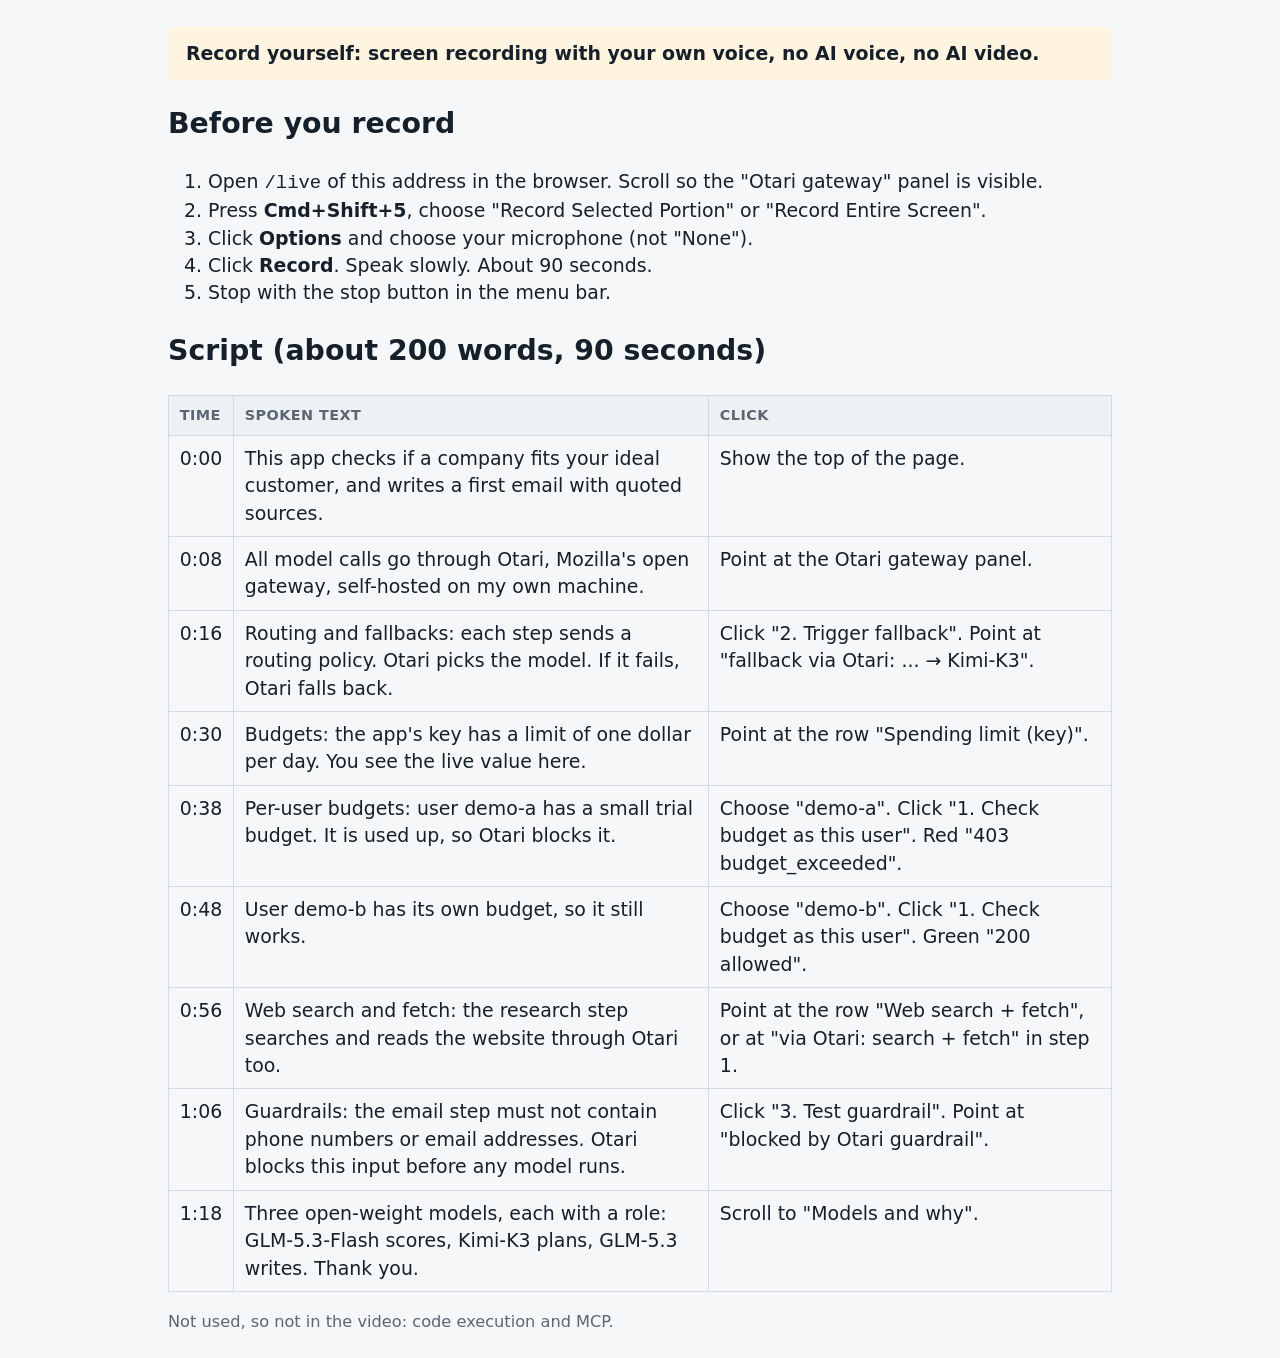
<file: static/otari-script.html>
<!doctype html>
<html lang="en">
<head>
<meta charset="utf-8">
<meta name="viewport" content="width=device-width, initial-scale=1">
<meta name="robots" content="noindex, nofollow">
<title>Otari demo script</title>
<link rel="stylesheet" href="/static/style.css">
<style>
  body { max-width: 980px; margin: 1.5rem auto; padding: 0 1rem; font-size: 1.05rem; }
  .rule { background: #fff4e0; padding: .7rem 1rem; border-radius: 6px; font-weight: 600; }
  table { border-collapse: collapse; width: 100%; margin: 1rem 0; }
  th, td { border: 1px solid #d5dae0; padding: .5rem .6rem; vertical-align: top; text-align: left; }
  th { background: #eef1f4; } td:first-child { white-space: nowrap; }
</style>
</head>
<body>
<p class="rule">Record yourself: screen recording with your own voice, no AI voice, no AI video.</p>

<h2>Before you record</h2>
<ol>
  <li>Open <code>/live</code> of this address in the browser. Scroll so the "Otari gateway" panel is visible.</li>
  <li>Press <b>Cmd+Shift+5</b>, choose "Record Selected Portion" or "Record Entire Screen".</li>
  <li>Click <b>Options</b> and choose your microphone (not "None").</li>
  <li>Click <b>Record</b>. Speak slowly. About 90 seconds.</li>
  <li>Stop with the stop button in the menu bar.</li>
</ol>

<h2>Script (about 200 words, 90 seconds)</h2>
<table>
  <thead><tr><th>Time</th><th>Spoken text</th><th>Click</th></tr></thead>
  <tbody>
    <tr><td>0:00</td><td>This app checks if a company fits your ideal customer, and writes a first email with quoted sources.</td><td>Show the top of the page.</td></tr>
    <tr><td>0:08</td><td>All model calls go through Otari, Mozilla's open gateway, self-hosted on my own machine.</td><td>Point at the Otari gateway panel.</td></tr>
    <tr><td>0:16</td><td>Routing and fallbacks: each step sends a routing policy. Otari picks the model. If it fails, Otari falls back.</td><td>Click "2. Trigger fallback". Point at "fallback via Otari: ... → Kimi-K3".</td></tr>
    <tr><td>0:30</td><td>Budgets: the app's key has a limit of one dollar per day. You see the live value here.</td><td>Point at the row "Spending limit (key)".</td></tr>
    <tr><td>0:38</td><td>Per-user budgets: user demo-a has a small trial budget. It is used up, so Otari blocks it.</td><td>Choose "demo-a". Click "1. Check budget as this user". Red "403 budget_exceeded".</td></tr>
    <tr><td>0:48</td><td>User demo-b has its own budget, so it still works.</td><td>Choose "demo-b". Click "1. Check budget as this user". Green "200 allowed".</td></tr>
    <tr><td>0:56</td><td>Web search and fetch: the research step searches and reads the website through Otari too.</td><td>Point at the row "Web search + fetch", or at "via Otari: search + fetch" in step 1.</td></tr>
    <tr><td>1:06</td><td>Guardrails: the email step must not contain phone numbers or email addresses. Otari blocks this input before any model runs.</td><td>Click "3. Test guardrail". Point at "blocked by Otari guardrail".</td></tr>
    <tr><td>1:18</td><td>Three open-weight models, each with a role: GLM-5.3-Flash scores, Kimi-K3 plans, GLM-5.3 writes. Thank you.</td><td>Scroll to "Models and why".</td></tr>
  </tbody>
</table>
<p class="hint">Not used, so not in the video: code execution and MCP.</p>
</body>
</html>
</file>
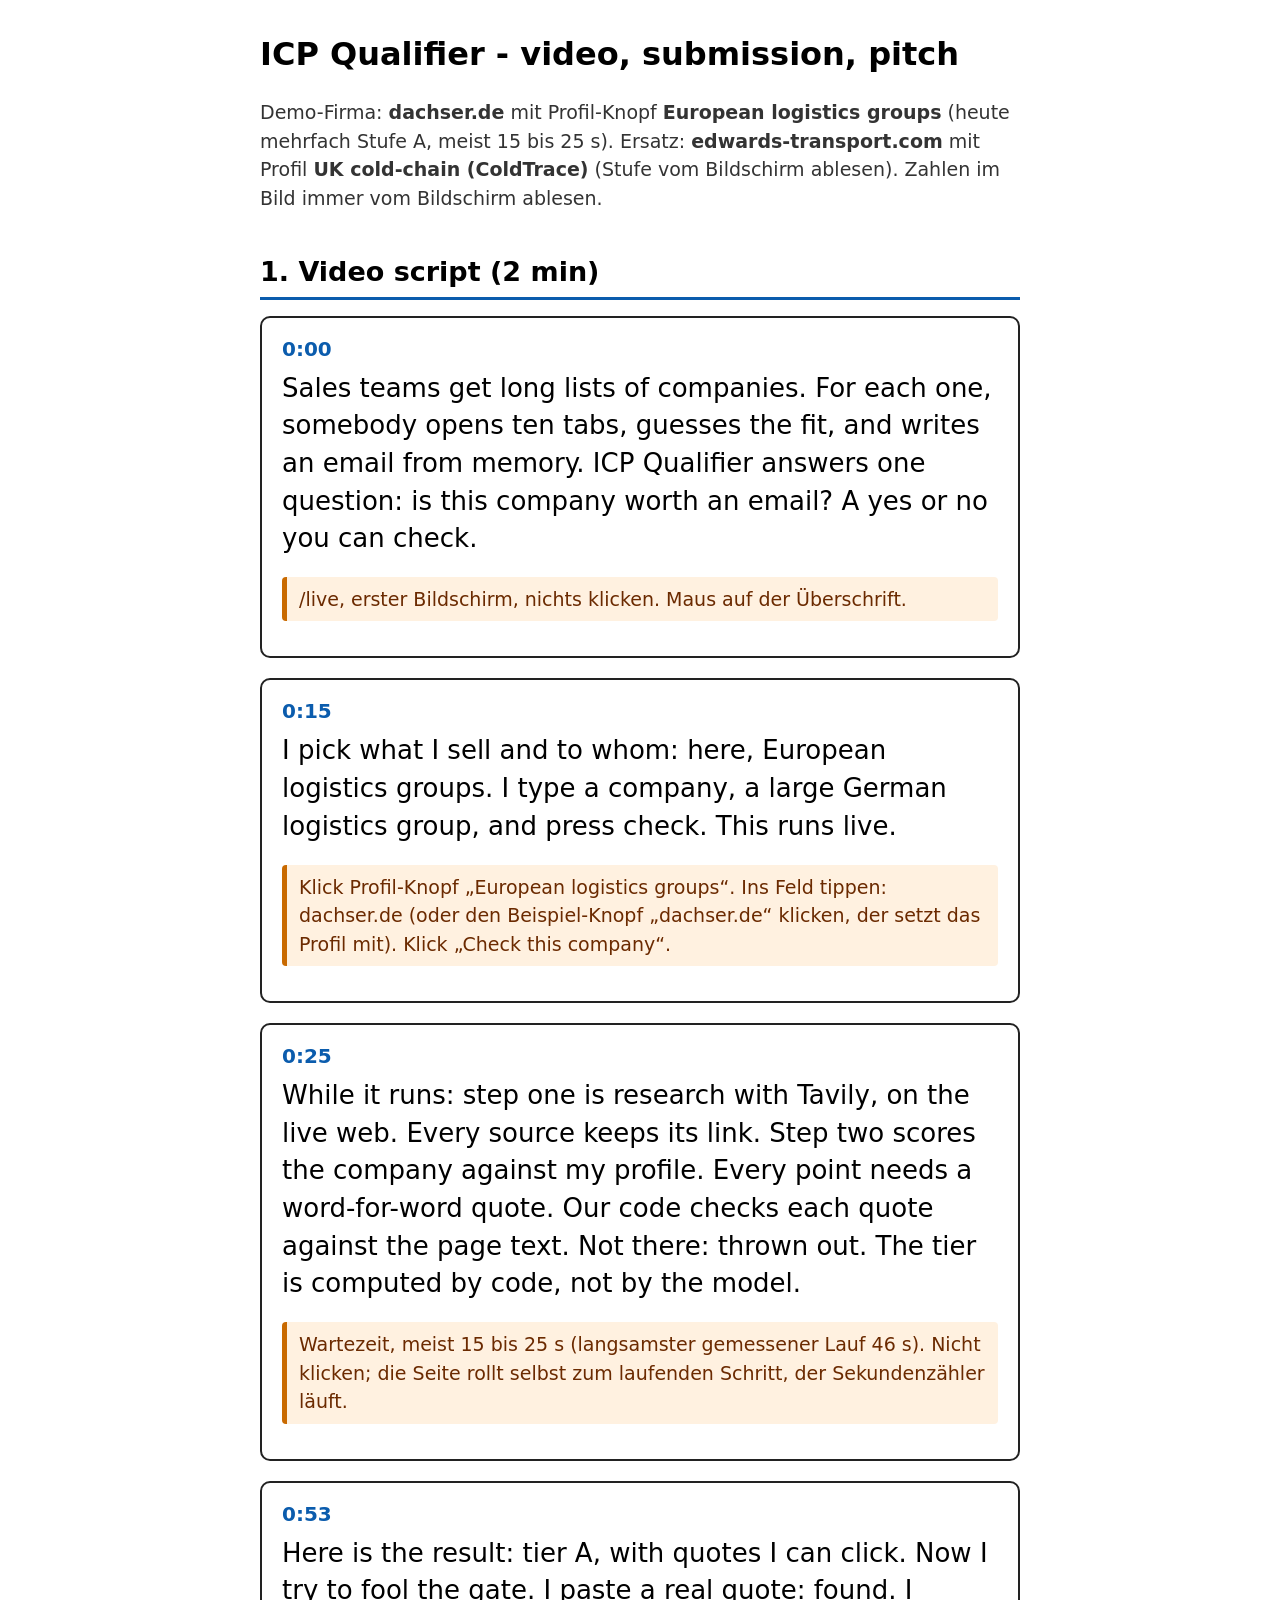
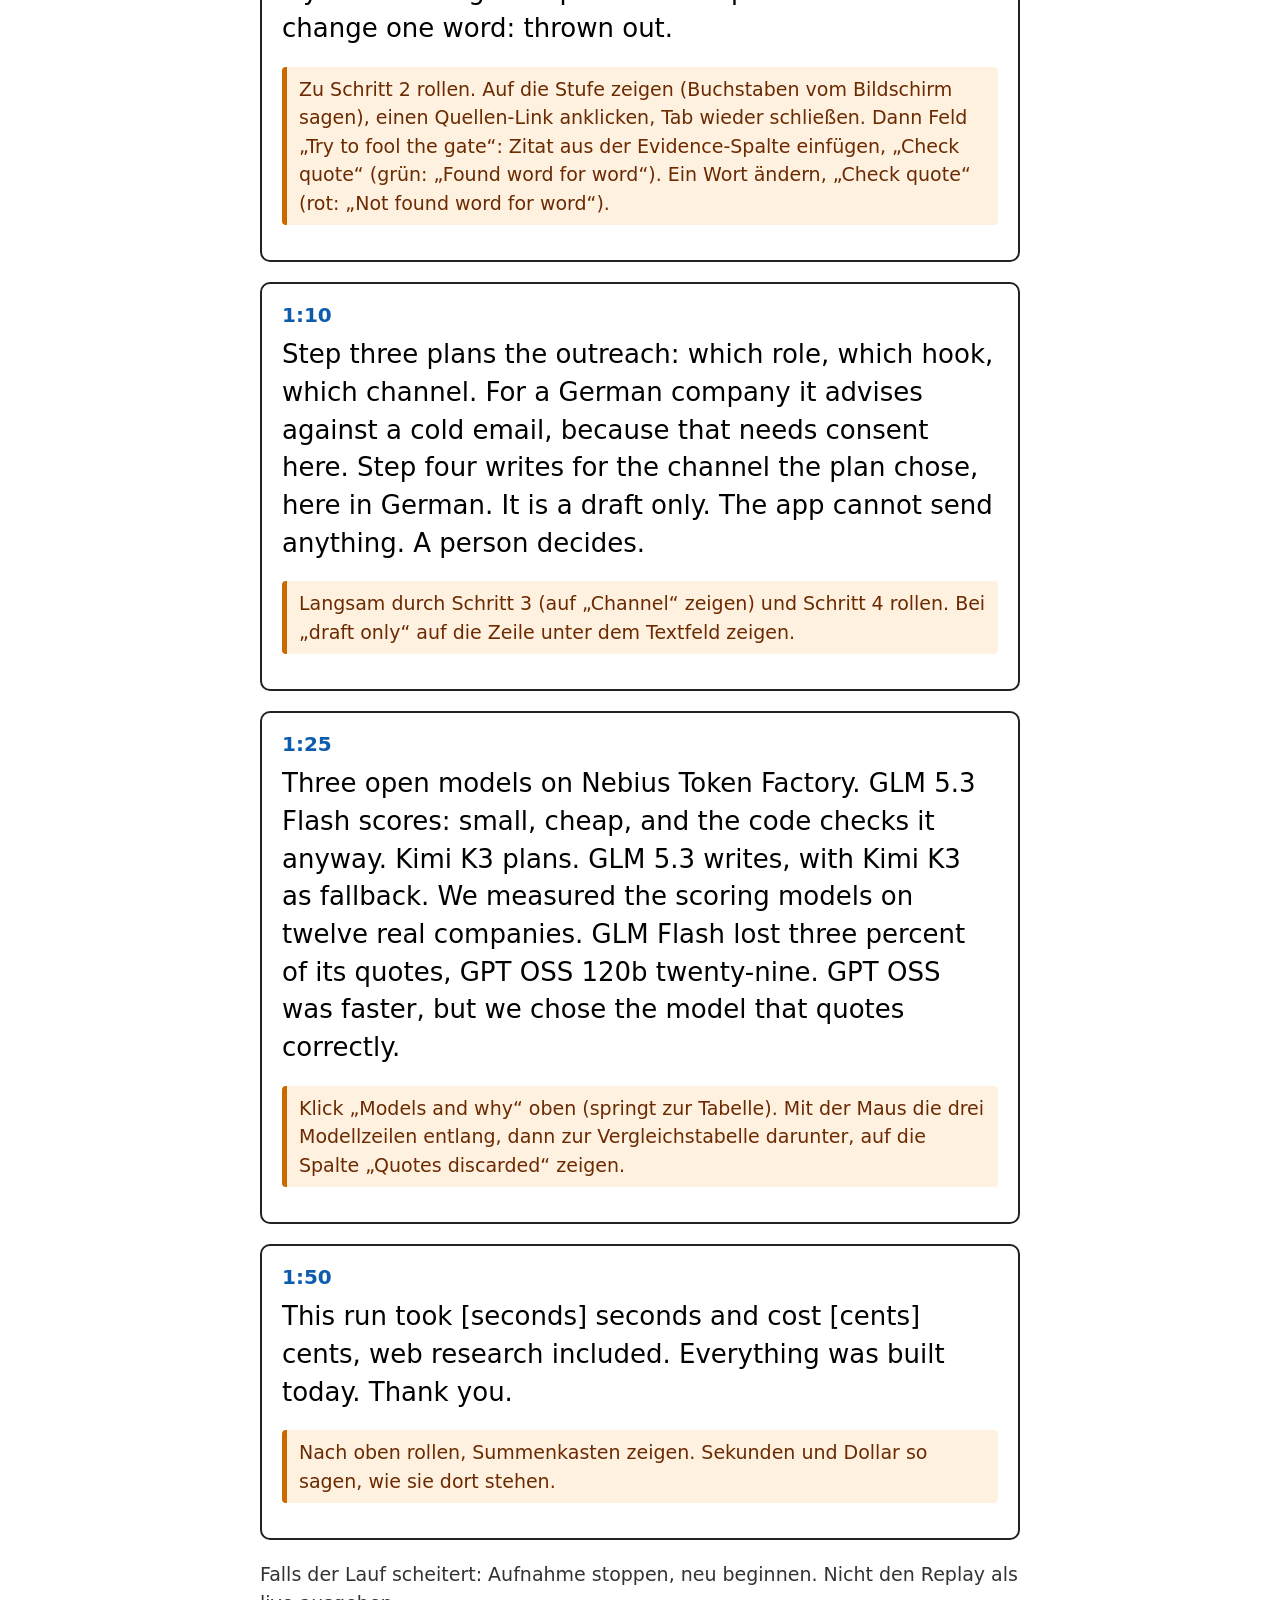
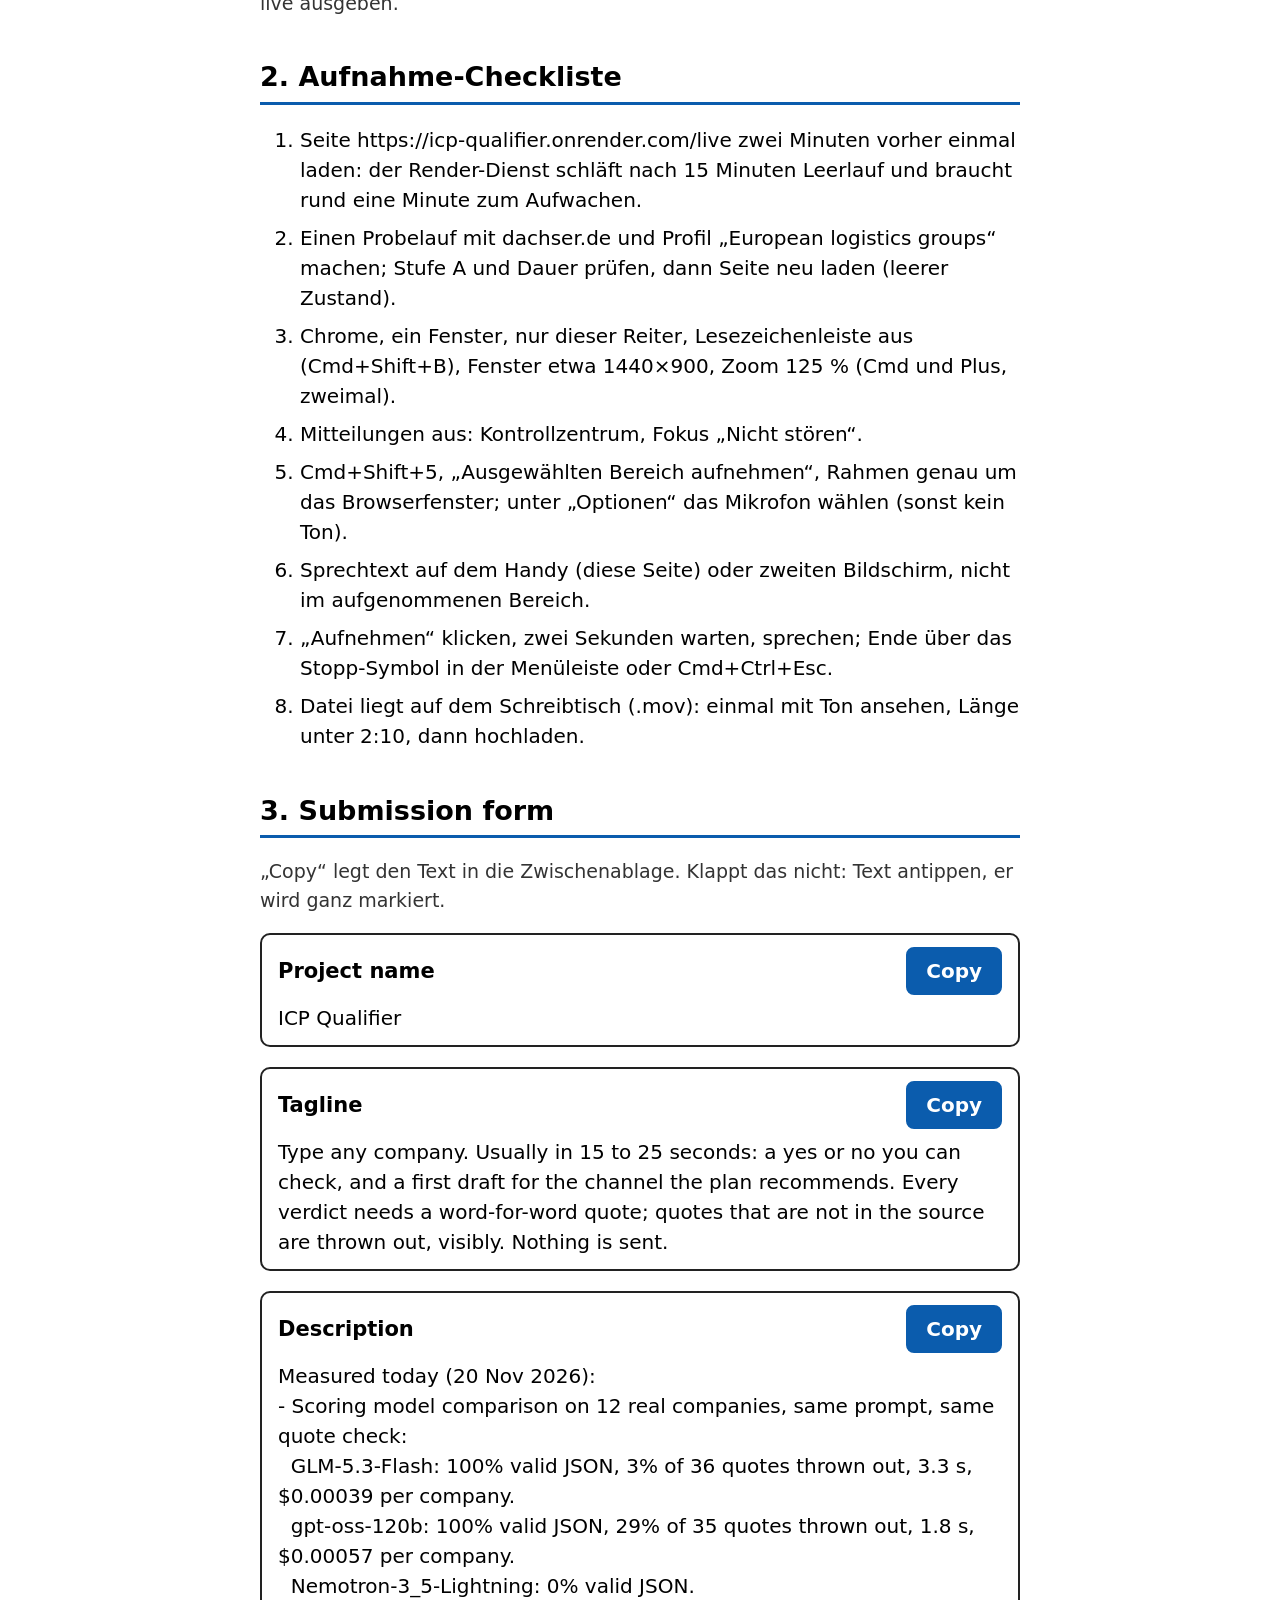
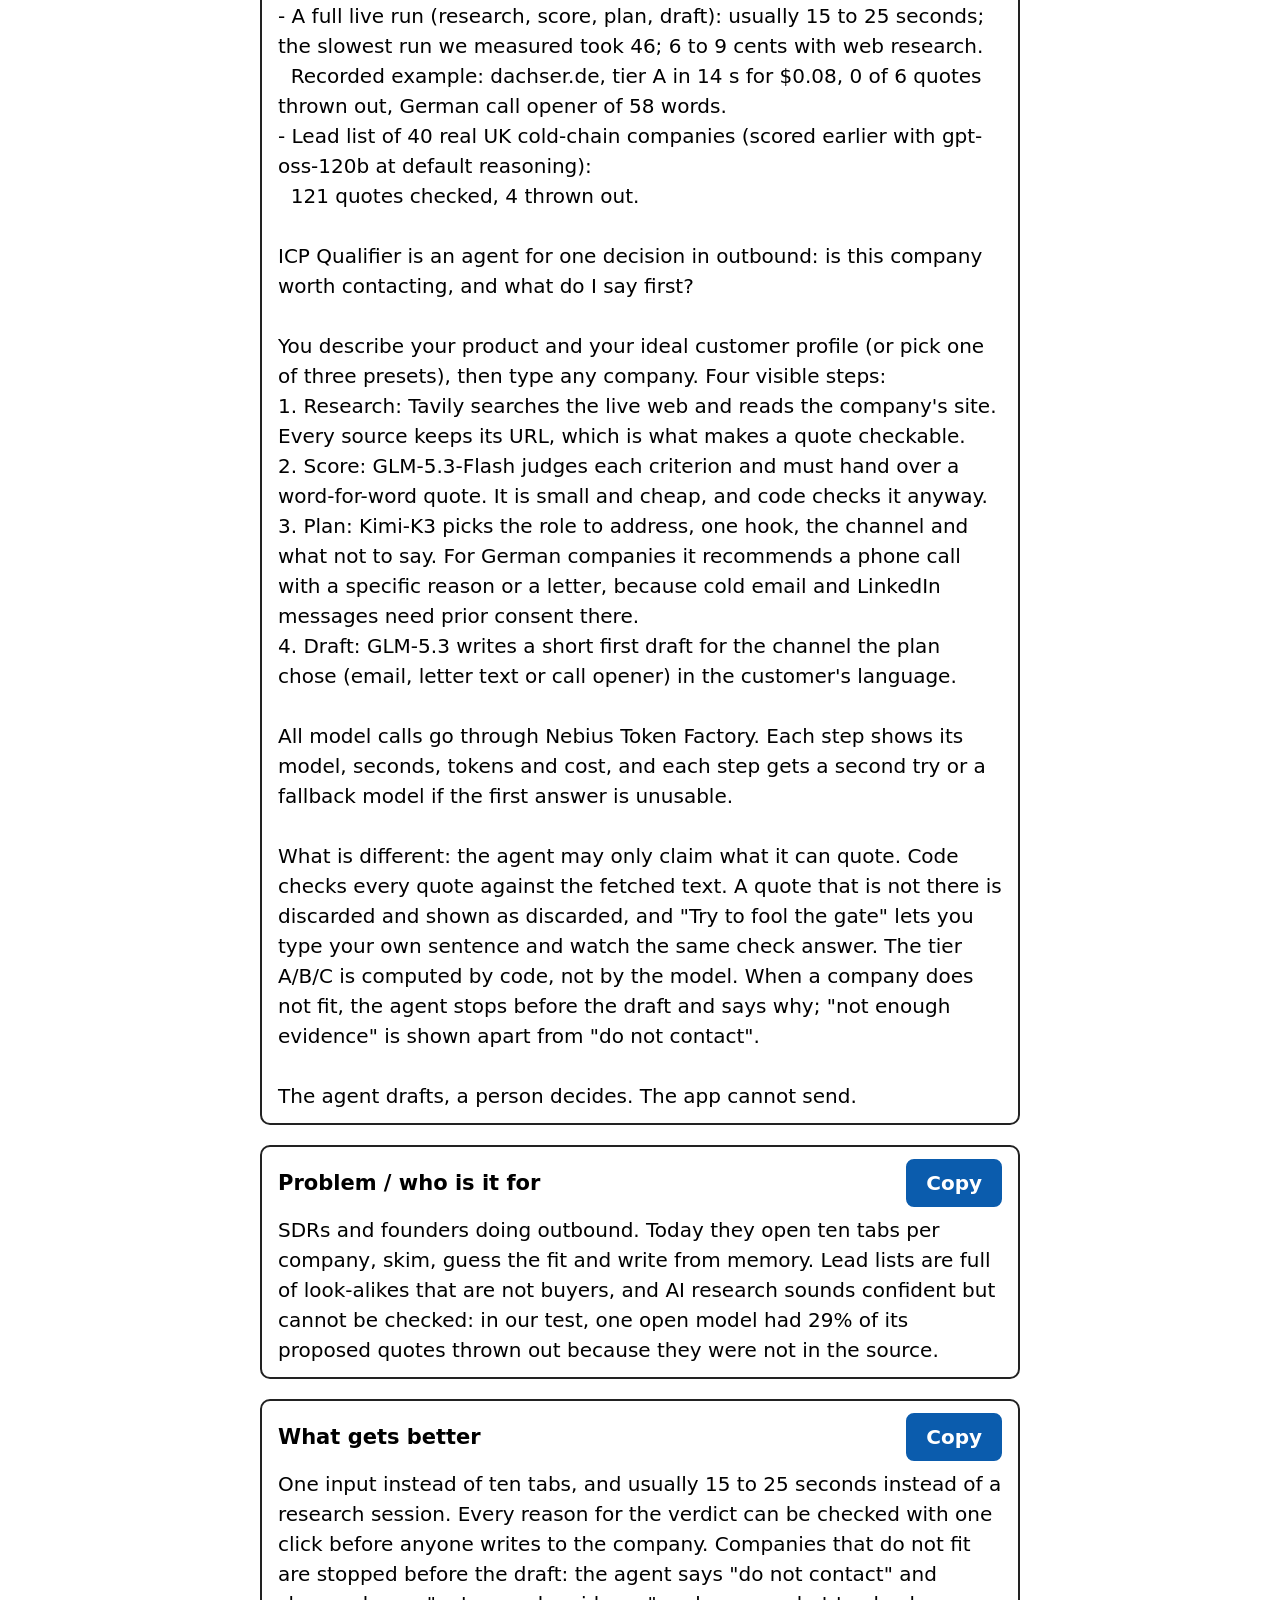
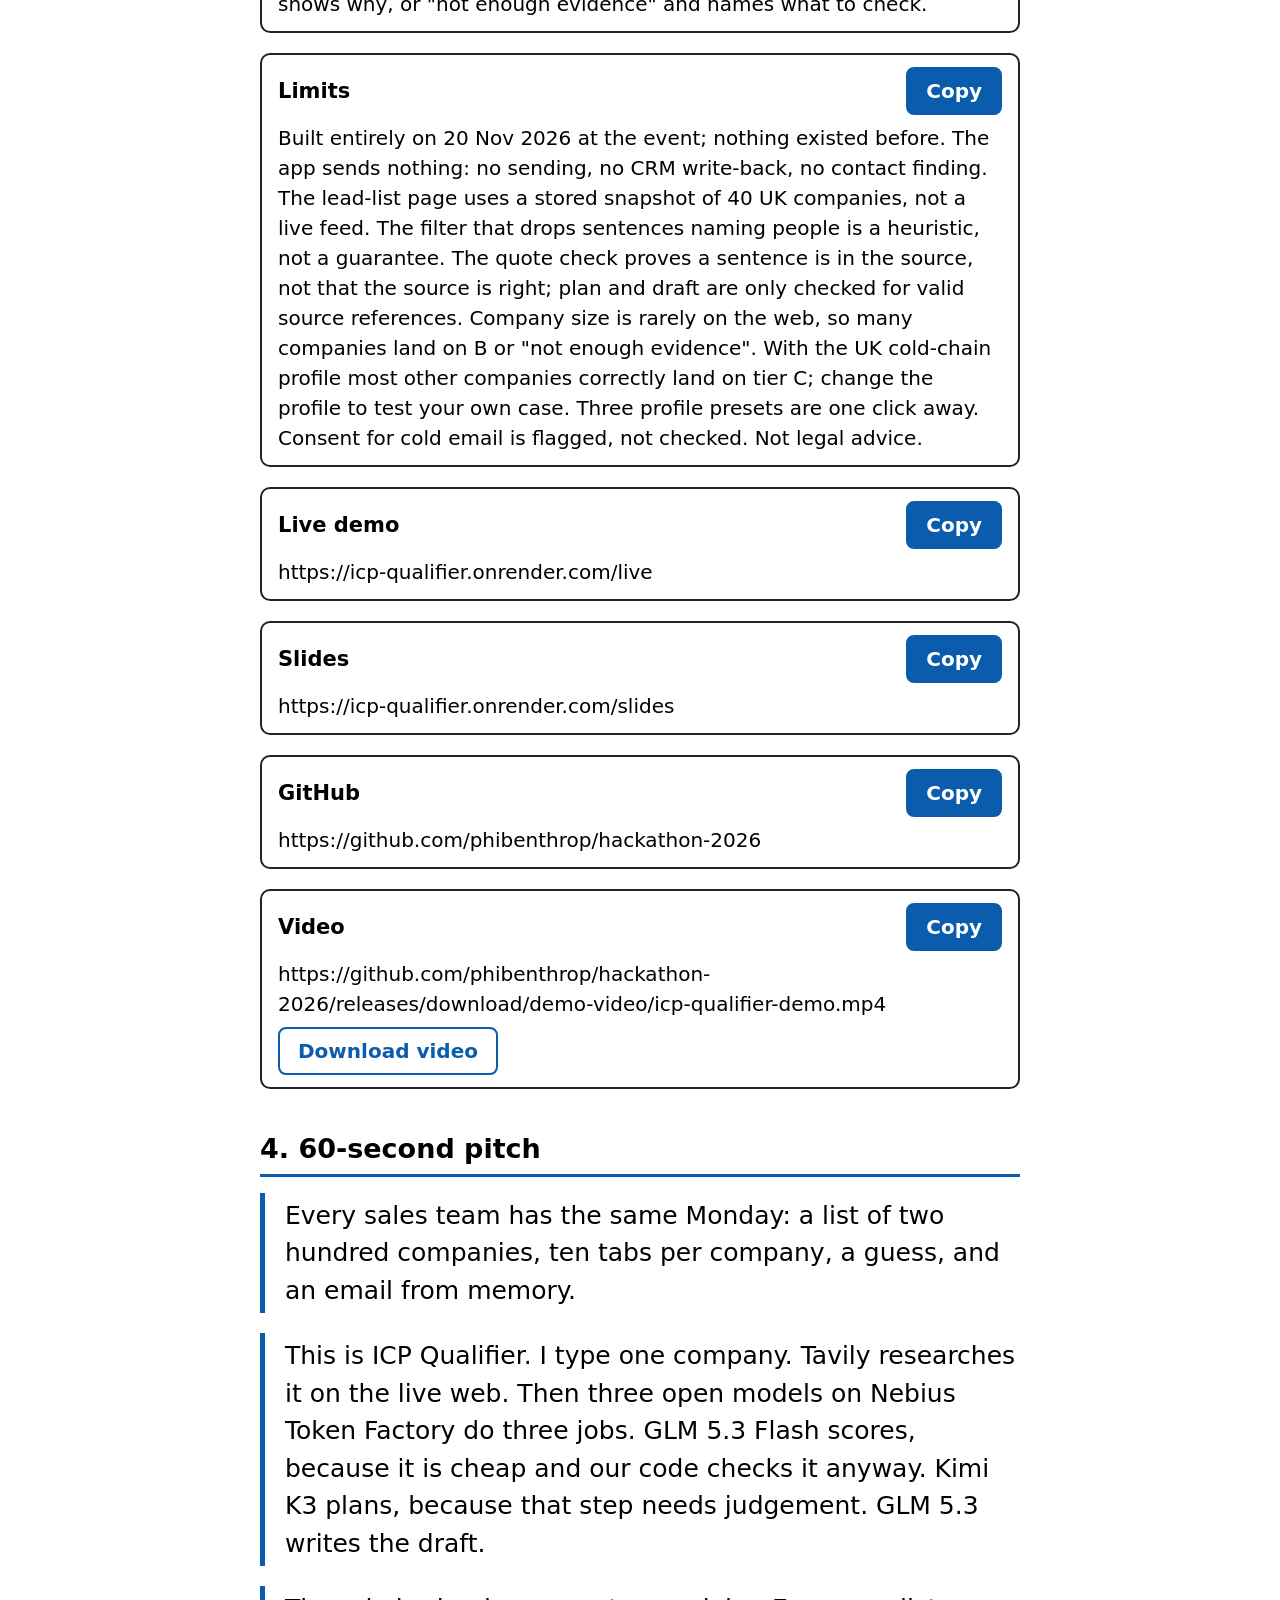
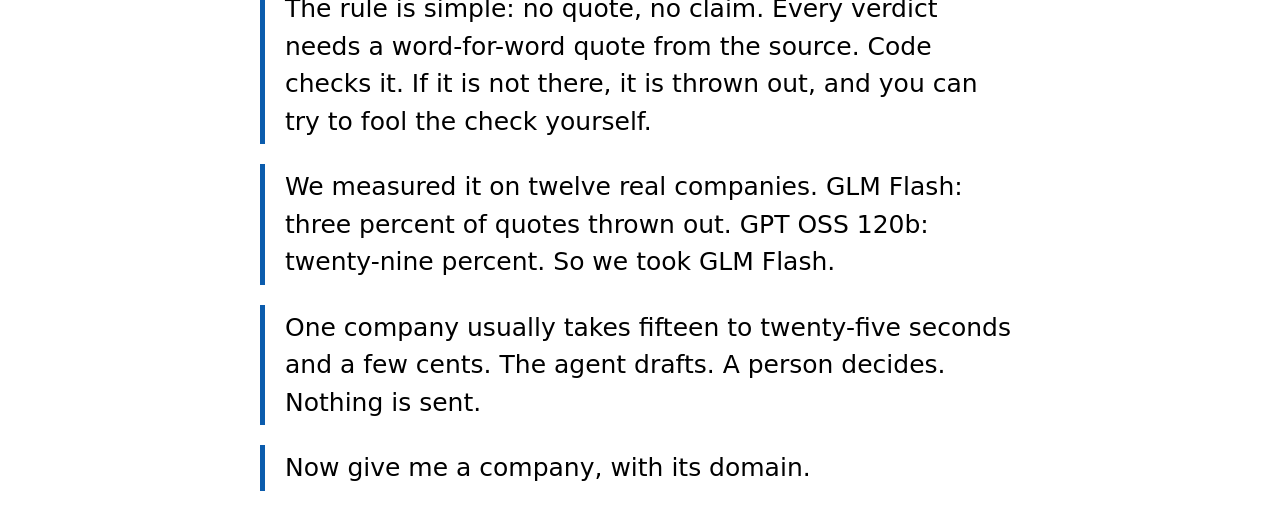
<file: static/script.html>
<!doctype html>
<html lang="en">
<head>
<meta charset="utf-8">
<meta name="viewport" content="width=device-width, initial-scale=1">
<meta name="robots" content="noindex">
<title>ICP Qualifier - script</title>
<style>
  html { font-size: 20px; }
  body { margin: 0; background: #fff; color: #000; font-family: system-ui, -apple-system, "Segoe UI", Roboto, sans-serif; font-size: 20px; line-height: 1.5; }
  main { max-width: 760px; margin: 0 auto; padding: 1rem; }
  h1 { font-size: 1.6rem; margin: .5rem 0 1rem; }
  h2 { font-size: 1.35rem; margin: 2rem 0 .8rem; border-bottom: 3px solid #0b5cad; padding-bottom: .2rem; }
  .card { border: 2px solid #222; border-radius: 10px; padding: .8rem 1rem; margin: 0 0 1rem; }
  .t { font-weight: 800; color: #0b5cad; font-size: 1rem; }
  .say { font-size: 1.3rem; line-height: 1.45; margin: .3rem 0 .5rem; }
  .do { font-size: .95rem; color: #6b2a00; background: #fff1e0; border-left: 5px solid #c96a00; padding: .4rem .6rem; border-radius: 4px; }
  ol li { margin: .4rem 0; }
  .field { border: 2px solid #222; border-radius: 10px; padding: .6rem .8rem; margin: 0 0 1rem; }
  .field h3 { margin: 0 0 .4rem; font-size: 1.05rem; display: flex; justify-content: space-between; align-items: center; gap: .5rem; }
  .field pre { white-space: pre-wrap; word-wrap: break-word; font: inherit; font-size: 1rem; margin: 0; user-select: all; }
  button { font: inherit; font-size: 1rem; font-weight: 700; padding: .35rem .9rem; border: 2px solid #0b5cad; background: #0b5cad; color: #fff; border-radius: 8px; cursor: pointer; }
  button.done { background: #1b5e20; border-color: #1b5e20; }
  a.btn { display: inline-block; font-weight: 700; padding: .35rem .9rem; border: 2px solid #0b5cad; border-radius: 8px; color: #0b5cad; text-decoration: none; margin-top: .4rem; }
  blockquote { font-size: 1.25rem; margin: 0 0 1rem; padding: .2rem 0 .2rem 1rem; border-left: 5px solid #0b5cad; }
  .note { font-size: .95rem; color: #333; }
</style>
</head>
<body>
<main>
<h1>ICP Qualifier - video, submission, pitch</h1>
<p class="note">Demo-Firma: <b>dachser.de</b> mit Profil-Knopf <b>European logistics groups</b> (heute mehrfach Stufe A, meist 15 bis 25 s). Ersatz: <b>edwards-transport.com</b> mit Profil <b>UK cold-chain (ColdTrace)</b> (Stufe vom Bildschirm ablesen). Zahlen im Bild immer vom Bildschirm ablesen.</p>

<h2>1. Video script (2 min)</h2>

<div class="card"><div class="t">0:00</div>
<p class="say">Sales teams get long lists of companies. For each one, somebody opens ten tabs, guesses the fit, and writes an email from memory. ICP Qualifier answers one question: is this company worth an email? A yes or no you can check.</p>
<p class="do">/live, erster Bildschirm, nichts klicken. Maus auf der Überschrift.</p></div>

<div class="card"><div class="t">0:15</div>
<p class="say">I pick what I sell and to whom: here, European logistics groups. I type a company, a large German logistics group, and press check. This runs live.</p>
<p class="do">Klick Profil-Knopf „European logistics groups“. Ins Feld tippen: dachser.de (oder den Beispiel-Knopf „dachser.de“ klicken, der setzt das Profil mit). Klick „Check this company“.</p></div>

<div class="card"><div class="t">0:25</div>
<p class="say">While it runs: step one is research with Tavily, on the live web. Every source keeps its link. Step two scores the company against my profile. Every point needs a word-for-word quote. Our code checks each quote against the page text. Not there: thrown out. The tier is computed by code, not by the model.</p>
<p class="do">Wartezeit, meist 15 bis 25 s (langsamster gemessener Lauf 46 s). Nicht klicken; die Seite rollt selbst zum laufenden Schritt, der Sekundenzähler läuft.</p></div>

<div class="card"><div class="t">0:53</div>
<p class="say">Here is the result: tier A, with quotes I can click. Now I try to fool the gate. I paste a real quote: found. I change one word: thrown out.</p>
<p class="do">Zu Schritt 2 rollen. Auf die Stufe zeigen (Buchstaben vom Bildschirm sagen), einen Quellen-Link anklicken, Tab wieder schließen. Dann Feld „Try to fool the gate“: Zitat aus der Evidence-Spalte einfügen, „Check quote“ (grün: „Found word for word“). Ein Wort ändern, „Check quote“ (rot: „Not found word for word“).</p></div>

<div class="card"><div class="t">1:10</div>
<p class="say">Step three plans the outreach: which role, which hook, which channel. For a German company it advises against a cold email, because that needs consent here. Step four writes for the channel the plan chose, here in German. It is a draft only. The app cannot send anything. A person decides.</p>
<p class="do">Langsam durch Schritt 3 (auf „Channel“ zeigen) und Schritt 4 rollen. Bei „draft only“ auf die Zeile unter dem Textfeld zeigen.</p></div>

<div class="card"><div class="t">1:25</div>
<p class="say">Three open models on Nebius Token Factory. GLM 5.3 Flash scores: small, cheap, and the code checks it anyway. Kimi K3 plans. GLM 5.3 writes, with Kimi K3 as fallback. We measured the scoring models on twelve real companies. GLM Flash lost three percent of its quotes, GPT OSS 120b twenty-nine. GPT OSS was faster, but we chose the model that quotes correctly.</p>
<p class="do">Klick „Models and why“ oben (springt zur Tabelle). Mit der Maus die drei Modellzeilen entlang, dann zur Vergleichstabelle darunter, auf die Spalte „Quotes discarded“ zeigen.</p></div>

<div class="card"><div class="t">1:50</div>
<p class="say">This run took [seconds] seconds and cost [cents] cents, web research included. Everything was built today. Thank you.</p>
<p class="do">Nach oben rollen, Summenkasten zeigen. Sekunden und Dollar so sagen, wie sie dort stehen.</p></div>

<p class="note">Falls der Lauf scheitert: Aufnahme stoppen, neu beginnen. Nicht den Replay als live ausgeben.</p>

<h2>2. Aufnahme-Checkliste</h2>
<ol>
<li>Seite https://icp-qualifier.onrender.com/live zwei Minuten vorher einmal laden: der Render-Dienst schläft nach 15 Minuten Leerlauf und braucht rund eine Minute zum Aufwachen.</li>
<li>Einen Probelauf mit dachser.de und Profil „European logistics groups“ machen; Stufe A und Dauer prüfen, dann Seite neu laden (leerer Zustand).</li>
<li>Chrome, ein Fenster, nur dieser Reiter, Lesezeichenleiste aus (Cmd+Shift+B), Fenster etwa 1440×900, Zoom 125 % (Cmd und Plus, zweimal).</li>
<li>Mitteilungen aus: Kontrollzentrum, Fokus „Nicht stören“.</li>
<li>Cmd+Shift+5, „Ausgewählten Bereich aufnehmen“, Rahmen genau um das Browserfenster; unter „Optionen“ das Mikrofon wählen (sonst kein Ton).</li>
<li>Sprechtext auf dem Handy (diese Seite) oder zweiten Bildschirm, nicht im aufgenommenen Bereich.</li>
<li>„Aufnehmen“ klicken, zwei Sekunden warten, sprechen; Ende über das Stopp-Symbol in der Menüleiste oder Cmd+Ctrl+Esc.</li>
<li>Datei liegt auf dem Schreibtisch (.mov): einmal mit Ton ansehen, Länge unter 2:10, dann hochladen.</li>
</ol>

<h2>3. Submission form</h2>
<p class="note">„Copy“ legt den Text in die Zwischenablage. Klappt das nicht: Text antippen, er wird ganz markiert.</p>

<div class="field"><h3>Project name <button data-copy="f-name">Copy</button></h3><pre id="f-name">ICP Qualifier</pre></div>

<div class="field"><h3>Tagline <button data-copy="f-tag">Copy</button></h3><pre id="f-tag">Type any company. Usually in 15 to 25 seconds: a yes or no you can check, and a first draft for the channel the plan recommends. Every verdict needs a word-for-word quote; quotes that are not in the source are thrown out, visibly. Nothing is sent.</pre></div>

<div class="field"><h3>Description <button data-copy="f-desc">Copy</button></h3><pre id="f-desc">Measured today (20 Nov 2026):
- Scoring model comparison on 12 real companies, same prompt, same quote check:
  GLM-5.3-Flash: 100% valid JSON, 3% of 36 quotes thrown out, 3.3 s, $0.00039 per company.
  gpt-oss-120b: 100% valid JSON, 29% of 35 quotes thrown out, 1.8 s, $0.00057 per company.
  Nemotron-3_5-Lightning: 0% valid JSON.
- A full live run (research, score, plan, draft): usually 15 to 25 seconds; the slowest run we measured took 46; 6 to 9 cents with web research.
  Recorded example: dachser.de, tier A in 14 s for $0.08, 0 of 6 quotes thrown out, German call opener of 58 words.
- Lead list of 40 real UK cold-chain companies (scored earlier with gpt-oss-120b at default reasoning):
  121 quotes checked, 4 thrown out.

ICP Qualifier is an agent for one decision in outbound: is this company worth contacting, and what do I say first?

You describe your product and your ideal customer profile (or pick one of three presets), then type any company. Four visible steps:
1. Research: Tavily searches the live web and reads the company's site. Every source keeps its URL, which is what makes a quote checkable.
2. Score: GLM-5.3-Flash judges each criterion and must hand over a word-for-word quote. It is small and cheap, and code checks it anyway.
3. Plan: Kimi-K3 picks the role to address, one hook, the channel and what not to say. For German companies it recommends a phone call with a specific reason or a letter, because cold email and LinkedIn messages need prior consent there.
4. Draft: GLM-5.3 writes a short first draft for the channel the plan chose (email, letter text or call opener) in the customer's language.

All model calls go through Nebius Token Factory. Each step shows its model, seconds, tokens and cost, and each step gets a second try or a fallback model if the first answer is unusable.

What is different: the agent may only claim what it can quote. Code checks every quote against the fetched text. A quote that is not there is discarded and shown as discarded, and "Try to fool the gate" lets you type your own sentence and watch the same check answer. The tier A/B/C is computed by code, not by the model. When a company does not fit, the agent stops before the draft and says why; "not enough evidence" is shown apart from "do not contact".

The agent drafts, a person decides. The app cannot send.</pre></div>

<div class="field"><h3>Problem / who is it for <button data-copy="f-prob">Copy</button></h3><pre id="f-prob">SDRs and founders doing outbound. Today they open ten tabs per company, skim, guess the fit and write from memory. Lead lists are full of look-alikes that are not buyers, and AI research sounds confident but cannot be checked: in our test, one open model had 29% of its proposed quotes thrown out because they were not in the source.</pre></div>

<div class="field"><h3>What gets better <button data-copy="f-better">Copy</button></h3><pre id="f-better">One input instead of ten tabs, and usually 15 to 25 seconds instead of a research session. Every reason for the verdict can be checked with one click before anyone writes to the company. Companies that do not fit are stopped before the draft: the agent says "do not contact" and shows why, or "not enough evidence" and names what to check.</pre></div>

<div class="field"><h3>Limits <button data-copy="f-limits">Copy</button></h3><pre id="f-limits">Built entirely on 20 Nov 2026 at the event; nothing existed before. The app sends nothing: no sending, no CRM write-back, no contact finding. The lead-list page uses a stored snapshot of 40 UK companies, not a live feed. The filter that drops sentences naming people is a heuristic, not a guarantee. The quote check proves a sentence is in the source, not that the source is right; plan and draft are only checked for valid source references. Company size is rarely on the web, so many companies land on B or "not enough evidence". With the UK cold-chain profile most other companies correctly land on tier C; change the profile to test your own case. Three profile presets are one click away. Consent for cold email is flagged, not checked. Not legal advice.</pre></div>

<div class="field"><h3>Live demo <button data-copy="f-live">Copy</button></h3><pre id="f-live">https://icp-qualifier.onrender.com/live</pre></div>
<div class="field"><h3>Slides <button data-copy="f-slides">Copy</button></h3><pre id="f-slides">https://icp-qualifier.onrender.com/slides</pre></div>
<div class="field"><h3>GitHub <button data-copy="f-gh">Copy</button></h3><pre id="f-gh">https://github.com/phibenthrop/hackathon-2026</pre></div>
<div class="field"><h3>Video <button data-copy="f-video">Copy</button></h3><pre id="f-video">https://github.com/phibenthrop/hackathon-2026/releases/download/demo-video/icp-qualifier-demo.mp4</pre>
<a class="btn" href="https://github.com/phibenthrop/hackathon-2026/releases/download/demo-video/icp-qualifier-demo.mp4" download>Download video</a></div>

<h2>4. 60-second pitch</h2>
<blockquote>Every sales team has the same Monday: a list of two hundred companies, ten tabs per company, a guess, and an email from memory.</blockquote>
<blockquote>This is ICP Qualifier. I type one company. Tavily researches it on the live web. Then three open models on Nebius Token Factory do three jobs. GLM 5.3 Flash scores, because it is cheap and our code checks it anyway. Kimi K3 plans, because that step needs judgement. GLM 5.3 writes the draft.</blockquote>
<blockquote>The rule is simple: no quote, no claim. Every verdict needs a word-for-word quote from the source. Code checks it. If it is not there, it is thrown out, and you can try to fool the check yourself.</blockquote>
<blockquote>We measured it on twelve real companies. GLM Flash: three percent of quotes thrown out. GPT OSS 120b: twenty-nine percent. So we took GLM Flash.</blockquote>
<blockquote>One company usually takes fifteen to twenty-five seconds and a few cents. The agent drafts. A person decides. Nothing is sent.</blockquote>
<blockquote>Now give me a company, with its domain.</blockquote>
</main>
<script>
document.querySelectorAll("[data-copy]").forEach((b) => {
  b.onclick = async () => {
    const el = document.getElementById(b.dataset.copy);
    try { await navigator.clipboard.writeText(el.textContent); }
    catch { const r = document.createRange(); r.selectNodeContents(el); const s = getSelection(); s.removeAllRanges(); s.addRange(r); document.execCommand("copy"); }
    b.textContent = "Copied"; b.classList.add("done");
    setTimeout(() => { b.textContent = "Copy"; b.classList.remove("done"); }, 1500);
  };
});
</script>
</body>
</html>
</file>
<file: static/style.css>
:root {
  --ink: #16202a; --muted: #5b6672; --line: #d9dee3; --bg: #f6f7f8; --card: #fff;
  --accent: #0b5cad; --a: #1d7a3a; --b: #b26a00; --c: #6b7280; --bad: #b42318;
  font-size: 18px;
}
* { box-sizing: border-box; }
body { margin: 0; font-family: system-ui, -apple-system, "Segoe UI", Roboto, sans-serif; color: var(--ink); background: var(--bg); line-height: 1.45; }
.top { display: flex; justify-content: space-between; align-items: center; gap: 1rem; flex-wrap: wrap; padding: 1rem 2rem; background: var(--card); border-bottom: 1px solid var(--line); }
.top h1 { margin: 0; font-size: 1.7rem; }
.sub { margin: .1rem 0 0; color: var(--muted); }
.top-right { display: flex; gap: .8rem; align-items: center; flex-wrap: wrap; }
.motto { font-weight: 700; color: var(--accent); border: 2px solid var(--accent); border-radius: 6px; padding: .25rem .7rem; }
.badge { font-size: .85rem; padding: .25rem .6rem; border-radius: 999px; background: #eef1f4; }
.badge.rules { background: #fff4e0; } .badge.llm { background: #e4f4e8; }
.nofit { display: inline-block; margin-left: .4rem; padding: 0 .4rem; border-radius: 4px; background: #5b5b5b; color: #fff; font-size: .75rem; font-weight: 700; vertical-align: middle; }
.fit-box { margin: .3rem 0 .6rem; }
.small-link { color: var(--muted); }
.notice { margin: 0; padding: .55rem 2rem; background: #fffbe6; border-bottom: 1px solid #efe3a8; font-size: .9rem; }
main { max-width: 1280px; margin: 0 auto; padding: 1rem 2rem 3rem; }
.step { background: var(--card); border: 1px solid var(--line); border-radius: 10px; padding: 1.1rem 1.4rem; margin: 1rem 0; }
.step h2 { margin: 0 0 .8rem; font-size: 1.3rem; display: flex; align-items: center; gap: .6rem; }
.num { display: inline-grid; place-items: center; width: 1.8rem; height: 1.8rem; border-radius: 50%; background: var(--accent); color: #fff; font-size: 1rem; }
button, .button { font: inherit; font-size: .95rem; padding: .5rem 1rem; border: 1px solid var(--line); border-radius: 6px; background: #fff; cursor: pointer; color: var(--ink); text-decoration: none; display: inline-block; }
button.primary { background: var(--accent); border-color: var(--accent); color: #fff; font-weight: 600; }
button:disabled { opacity: .45; cursor: default; }
input, select { font: inherit; font-size: .95rem; padding: .4rem .55rem; border: 1px solid var(--line); border-radius: 6px; }
.seeds { display: flex; gap: .6rem; flex-wrap: wrap; }
.seeds input { min-width: 15rem; flex: 1; }
.hint { color: var(--muted); font-size: .9rem; }
table { width: 100%; border-collapse: collapse; }
th { text-align: left; font-size: .8rem; text-transform: uppercase; letter-spacing: .03em; color: var(--muted); border-bottom: 2px solid var(--line); padding: .4rem .5rem; }
td { border-bottom: 1px solid var(--line); padding: .55rem .5rem; vertical-align: top; }
.criteria tr.off td { opacity: .5; }
.rationale { font-size: .8rem; color: var(--muted); }
.terms-in { width: 100%; min-width: 18rem; }
.num-in { width: 6rem; }
.chips { display: flex; flex-wrap: wrap; gap: .4rem; }
.chip { background: #eef3f9; border-radius: 999px; padding: .2rem .7rem; font-size: .88rem; }
.chip small { color: var(--muted); }
.toolbar { display: flex; gap: .8rem; align-items: center; flex-wrap: wrap; margin: 1rem 0 .3rem; }
.filters { display: flex; }
.filter { border-radius: 0; margin-left: -1px; }
.filter:first-child { border-radius: 6px 0 0 6px; } .filter:last-child { border-radius: 0 6px 6px 0; }
.filter.active { background: var(--ink); color: #fff; border-color: var(--ink); }
#search { flex: 1; min-width: 12rem; }
.results tr.row { cursor: pointer; }
.results tr.row:hover { background: #f3f6fa; }
.results tr.open { background: #eef3f9; }
.tier { display: inline-grid; place-items: center; width: 2.1rem; height: 2.1rem; border-radius: 6px; font-weight: 800; color: #fff; font-size: 1.1rem; }
.tier-A { background: var(--a); } .tier-B { background: var(--b); } .tier-C { background: var(--c); }
.domain { color: var(--muted); font-size: .85rem; }
.bar { width: 5rem; height: .5rem; background: #e5e8eb; border-radius: 4px; overflow: hidden; display: inline-block; margin-right: .4rem; vertical-align: middle; }
.bar span { display: block; height: 100%; background: var(--accent); }
.chev { color: var(--muted); width: 2rem; }
.detail > td { background: #fafbfc; padding: .6rem 1rem 1rem; }
.findings td { font-size: .92rem; }
.findings td:first-child { width: 8rem; }
.findings td:nth-child(2) { width: 30%; }
.reason { color: var(--muted); font-size: .85rem; }
.status { display: inline-block; padding: .1rem .5rem; border-radius: 4px; font-size: .8rem; font-weight: 700; }
.st-met { background: #e4f4e8; color: var(--a); } .st-partial { background: #fff1d6; color: var(--b); }
.st-not_met { background: #fde8e7; color: var(--bad); } .st-no_evidence { background: #eceef1; color: var(--c); }
blockquote { margin: 0 0 .25rem; padding: .3rem .7rem; border-left: 3px solid var(--accent); background: #fff; font-style: italic; }
.url { display: block; font-size: .72rem; color: var(--muted); word-break: break-all; }
.noev { color: var(--c); font-style: italic; }
.hook { background: #fff; border: 1px dashed var(--accent); border-radius: 6px; padding: .5rem .8rem; margin-bottom: .6rem; font-size: .92rem; }
footer { text-align: center; color: var(--muted); font-size: .8rem; padding: 1rem; }
.source-view main { max-width: 860px; }
.source-view section { background: #fff; border: 1px solid var(--line); border-radius: 8px; padding: .6rem 1rem; margin: .7rem 0; }
.source-view section.current { border-color: var(--accent); }
.source-view h2 { font-size: .85rem; color: var(--muted); font-family: ui-monospace, monospace; margin: .2rem 0; }
mark { background: #ffe58a; padding: 0 .1rem; }
.dataset-pick { font-size: .85rem; display: flex; gap: .4rem; align-items: center; }
a.url { color: var(--muted, #5b6672); }

/* ---------------------------------------------------------------- live page (/live) only */
html.live { font-size: 112.5%; }
.live-page main { max-width: 68rem; margin-inline: auto; padding: 1rem 2rem 2rem; }
.live-page .step { padding: 1.5rem; margin: 1rem 0; }
.live-page .step h2 { margin: 0 0 1rem; }
.live-page .url { font-size: .8rem; }
.live-page .reason, .live-page .plan dd, .live-page blockquote, .live-page .sources .ex { max-width: 70ch; }
.live-page textarea { font: inherit; font-size: .9rem; width: 100%; padding: .5rem; border: 1px solid var(--line); border-radius: 6px; }
.live-page .field { display: block; margin: .5rem 0; }
.live-page .field > span { display: block; font-weight: 600; font-size: .9rem; margin-bottom: .5rem; }
.live-page .field input { width: 100%; }
.live-grid { display: grid; grid-template-columns: 1fr 1fr; gap: 2rem; align-items: start; }
@media (max-width: 900px) { .live-grid { grid-template-columns: 1fr; } }
.live-ask .field input { font-size: 1.1rem; padding: .5rem; }
.live-chips { display: flex; gap: .5rem; flex-wrap: wrap; margin: .5rem 0; }
.live-chip { font-size: .85rem; padding: .25rem .75rem; border-radius: 999px; background: #eef3f9; border-color: #d3deea; }
.live-chip.on { background: #1f4e79; border-color: #1f4e79; color: #fff; }
.live-preview { max-width: 46rem; margin: .5rem 0; padding: .5rem .75rem; border-left: 3px solid #d3deea; font-size: .95rem; }
.live-stop { border: 1px solid #c62828; background: #fdecea; padding: .75rem 1rem; border-radius: 8px; }
.live-fallback { flex-basis: 100%; font-size: .85rem; color: #8a5a00; }
.live-actions { display: flex; gap: .5rem; flex-wrap: wrap; margin: 1rem 0; }
.live-actions .primary { font-size: 1.05rem; padding: .5rem 1.5rem; }
.live-icp { border: 1px solid var(--line); border-radius: 8px; padding: .5rem 1rem; background: #fafbfc; }
.live-icp summary { cursor: pointer; font-weight: 600; color: var(--muted); }
.live-totals { border: 2px solid var(--accent); border-radius: 8px; padding: 1rem; background: #f3f7fc; }
.live-big { font-size: 1.6rem; font-weight: 800; color: var(--ink); font-variant-numeric: tabular-nums; }
/* step states: waiting faded, running marked in the accent colour */
.live-step { position: relative; transition: opacity .2s; }
.live-step.is-wait { opacity: .45; }
.live-step.is-run { box-shadow: inset 3px 0 0 var(--accent); }
.live-page .state { font-size: .85rem; font-weight: 600; margin-left: auto; color: var(--muted); }
.live-page .state.run { color: var(--accent); } .live-page .state.ok { color: var(--a); } .live-page .state.err { color: var(--bad); }
.live-meta { display: flex; flex-wrap: wrap; gap: .5rem; align-items: center; margin: 0 0 1rem; }
.live-mark { font-size: .85rem; padding: .25rem .5rem; border-radius: 6px; background: #eef1f4; font-variant-numeric: tabular-nums; }
.live-mark.live-gw { background: #e6f4ea; }
.live-mark b { color: var(--ink); }
.live-why { color: var(--muted); font-size: .85rem; margin-right: .5rem; }
.live-banner { background: #fde8e7; color: var(--bad); border: 1px solid #f3b9b4; border-left: 4px solid var(--bad); border-radius: 6px; padding: .5rem 1rem; margin: 0 0 1rem; font-weight: 700; }
.live-error { background: #fde8e7; color: var(--bad); border-radius: 6px; padding: .5rem 1rem; font-weight: 600; max-width: 70ch; }
.live-empty { font-weight: 600; color: var(--muted); }
.live-check { display: inline-block; font-weight: 700; padding: .25rem .5rem; border-radius: 6px; margin: 0 0 .5rem; }
.live-check.good { background: #e4f4e8; color: var(--a); }
.live-check.warn { background: #fff1d6; color: var(--b); }
.live-legal { font-size: .85rem; color: var(--muted); margin: 0 0 1rem; }
.live-page .sources li { margin: .5rem 0; font-size: .9rem; } .live-page .sources .ex { color: var(--muted); font-size: .85rem; }
.live-page .ref { font-size: .8rem; vertical-align: super; text-decoration: none; padding: 0 .1rem; }
.live-page .discarded { text-decoration: line-through; color: var(--bad); font-size: .85rem; }
.live-page .draftbox { display: block; min-height: 16rem; max-width: 62ch; font-family: Georgia, "Times New Roman", serif; font-size: 1rem; line-height: 1.5; padding: 1rem 1.5rem; background: #fffdf7; border: 1px solid #e6dfcc; box-shadow: 0 1px 4px rgba(0,0,0,.06); }
.live-page .draftonly { font-weight: 700; color: var(--bad); margin: .5rem 0; }
.live-page .flag { background: #fde8e7; color: var(--bad); border-radius: 4px; padding: .1rem .5rem; font-size: .85rem; }
.live-page .recorded { background: #fff1d6; border: 1px solid #efd08a; border-radius: 6px; padding: .5rem 1rem; margin: .5rem 0; }
.live-page .plan dt { font-weight: 700; margin-top: .5rem; } .live-page .plan dd { margin: 0 0 .5rem 1rem; }
.live-page .reg td:first-child { white-space: nowrap; font-weight: 600; } .live-page .reg code { font-size: .85rem; }
.live-page .cmp td, .live-page .cmp th { font-size: .85rem; text-align: right; } .live-page .cmp td:first-child, .live-page .cmp th:first-child { text-align: left; }
.live-page footer { font-size: .85rem; }
.live-page [hidden] { display: none !important; }

/* Otari panel (branch otari, only when LLM_GATEWAY=otari) */
.otari-panel { border-left: 4px solid #5b3fd6; }
.otari-panel h2 .hint { font-weight: normal; font-size: .85rem; margin-left: .5rem; }
.otari-row { display: flex; flex-wrap: wrap; gap: 1.2rem; align-items: end; margin-bottom: .6rem; }
.otari-user select { font-size: 1rem; padding: .3rem; }
.otari-buttons { display: flex; flex-wrap: wrap; gap: .5rem; margin-bottom: .6rem; }
.otari-result { min-height: 1.4rem; margin-bottom: .6rem; font-size: .95rem; }
.otari-result .ok { color: #1d6b34; font-weight: 600; } .otari-result .no { color: #a32020; font-weight: 600; }
.otari-table td:first-child { white-space: nowrap; font-weight: 600; }
.live-mark.live-ot { background: #ece8fb; }
.live-mark.live-ot-fb { background: #fde7c8; font-weight: 600; }
</file>
